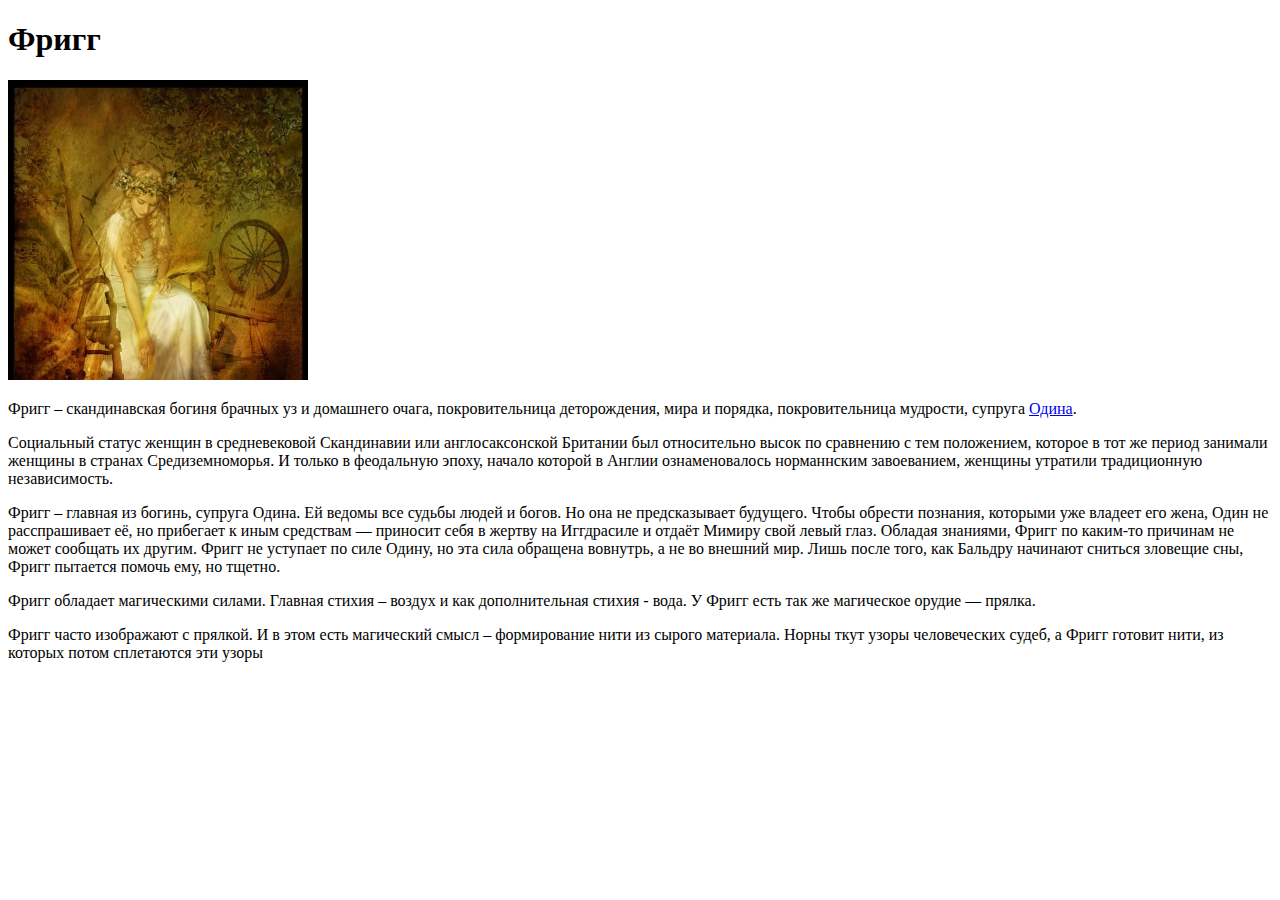
<file: app/src/main/assets/html/frigg/index.html>
<!DOCTYPE html>
<html lang="ru">
<head>
    <meta charset="UTF-8">
    <meta name="viewport" content="width=device-width, initial-scale=1.0">
    <title>Document</title>
</head>
<body>
<h1>Фригг</h1>
<img src="./Frigg)).jpg">
<p> Фригг – скандинавская богиня брачных уз и домашнего очага, покровительница деторождения, мира и порядка, покровительница мудрости, супруга <a href="file:///android_asset/html/odin/index.html">Одина</a>.</p>
<p> Социальный статус женщин в средневековой Скандинавии или англосаксонской Британии был относительно высок по сравнению с тем положением, которое в тот же период занимали женщины в странах Средиземноморья. И только в феодальную эпоху, начало которой в Англии ознаменовалось норманнским завоеванием, женщины утратили традиционную независимость.</p>
<p>Фригг – главная из богинь, супруга Одина. Ей ведомы все судьбы людей и богов. Но она не предсказывает будущего. Чтобы обрести познания, которыми уже владеет его жена, Один не расспрашивает её, но прибегает к иным средствам — приносит себя в жертву на Иггдрасиле и отдаёт Мимиру свой левый глаз. Обладая знаниями, Фригг по каким-то причинам не может сообщать их другим. Фригг не уступает по силе Одину, но эта сила обращена вовнутрь, а не во внешний мир. Лишь после того, как Бальдру начинают сниться зловещие сны, Фригг пытается помочь ему, но тщетно. </p>
<p>Фригг обладает магическими силами. Главная стихия – воздух и как дополнительная стихия - вода. У Фригг есть так же магическое орудие — прялка.</p>
<p>Фригг часто изображают с прялкой. И в этом есть магический смысл – формирование нити из сырого материала. Норны ткут узоры человеческих судеб, а Фригг готовит нити, из которых потом сплетаются эти узоры</p>
</body>
</html>
</file>
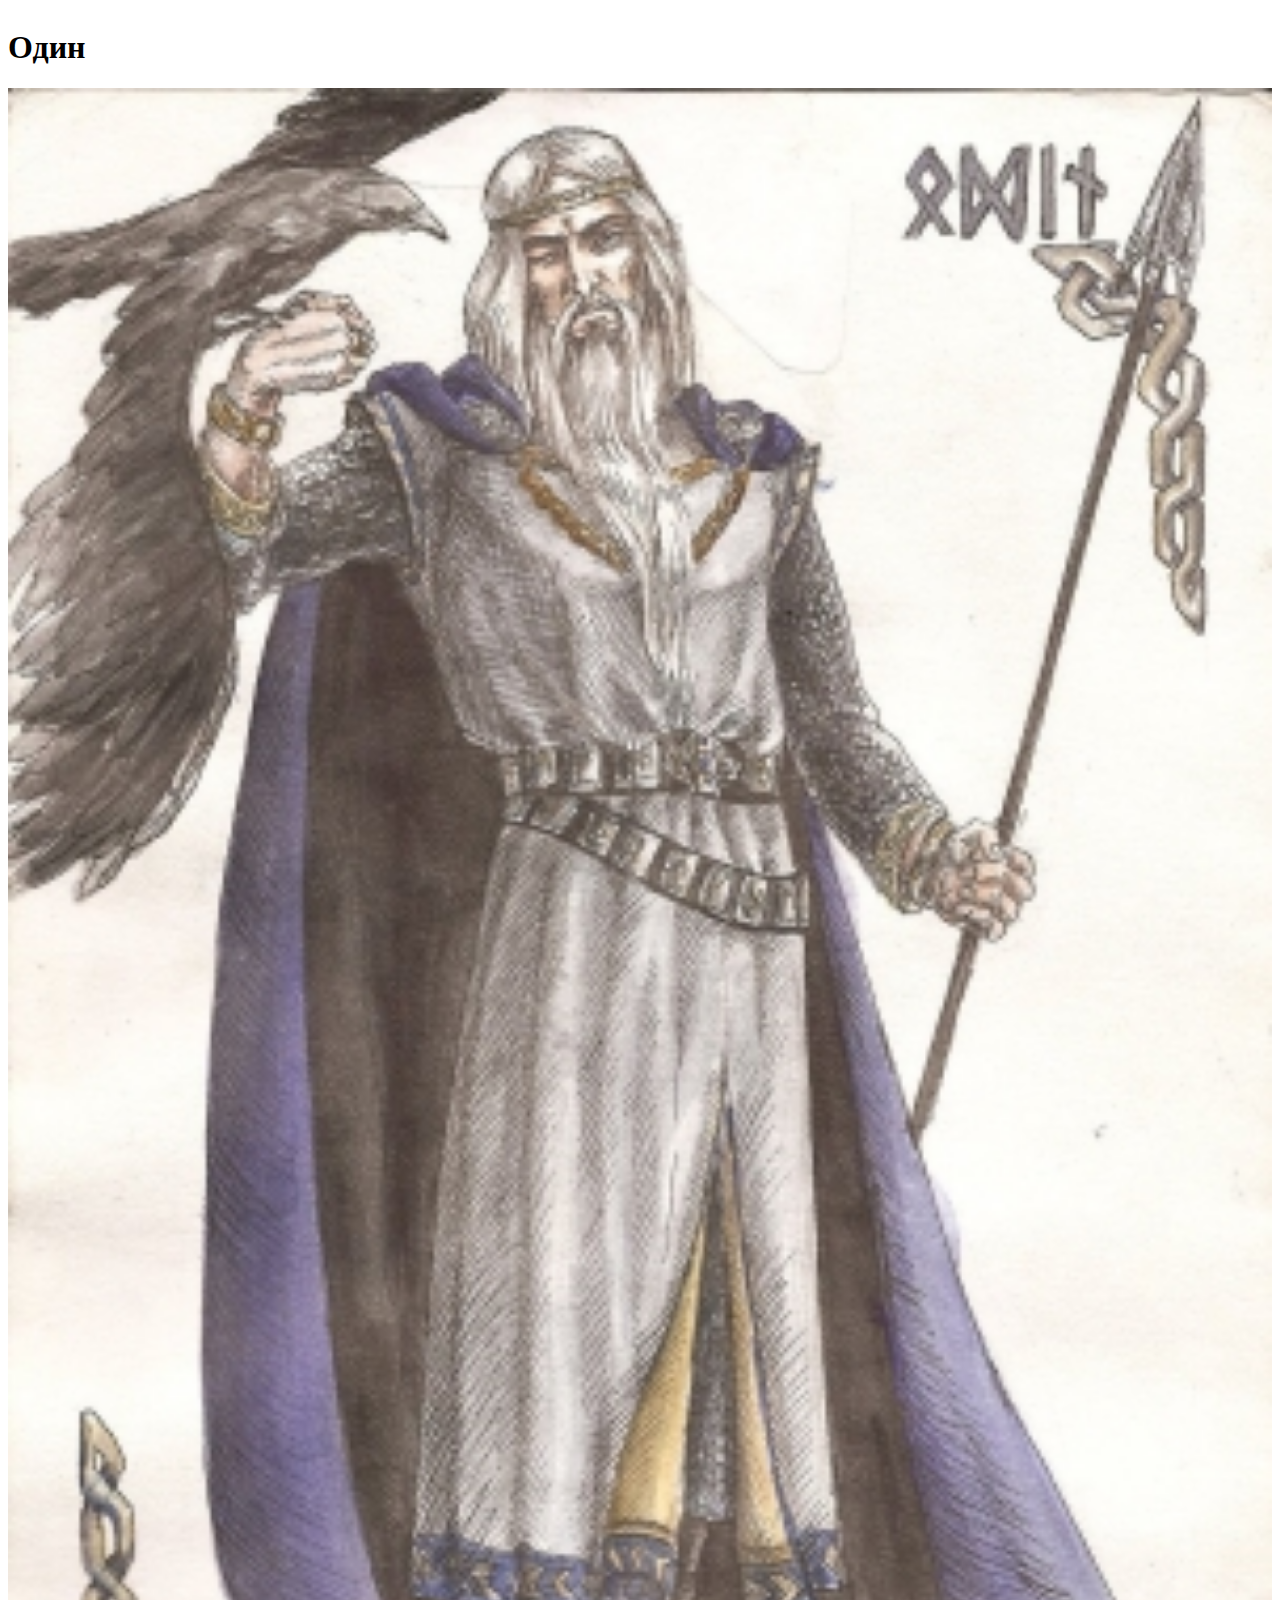
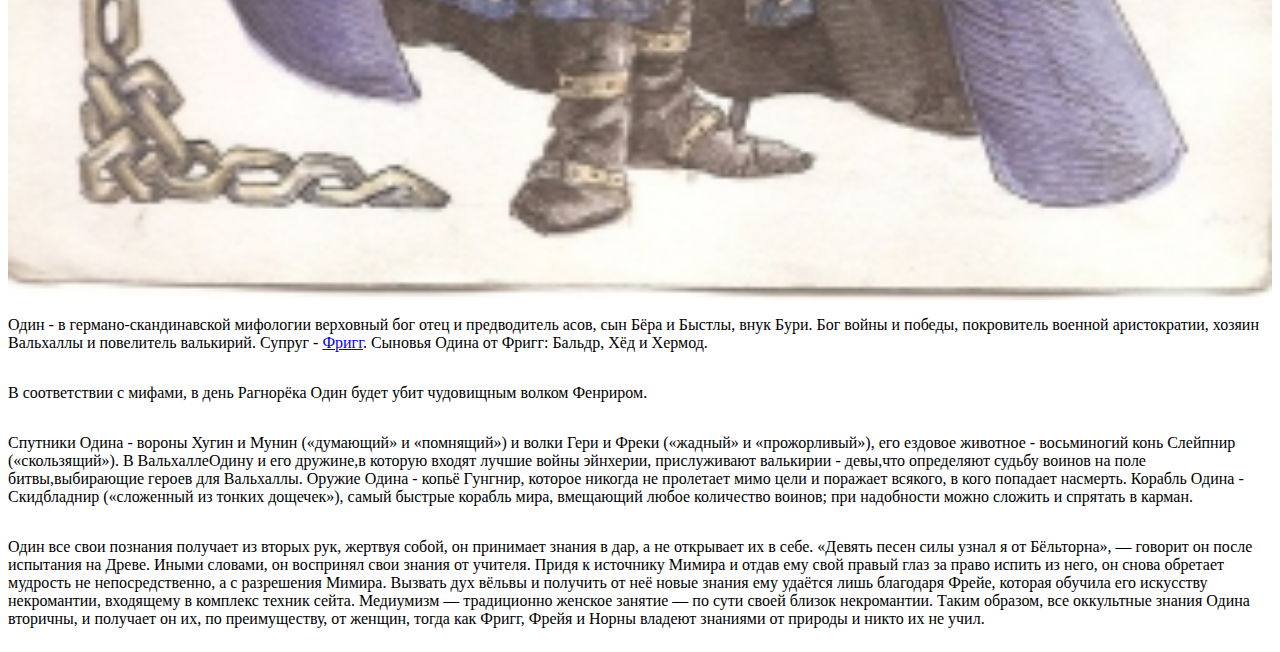
<file: app/src/main/assets/html/odin/index.html>
<!DOCTYPE html>
<html lang="en">
<head>
    <meta charset="UTF-8">
    <meta name="viewport" content="width=device-width, initial-scale=1.0">
    <title>Document</title>
    <link rel="stylesheet" href="../style.css">
</head>
<body>
<h1>Один</h1>
<img src="./Odin))))1.jpg">
<p>Один - в германо-скандинавской мифологии верховный бог отец и предводитель асов, сын Бёра и Быстлы, внук Бури. Бог войны и победы, покровитель военной аристократии, хозяин Вальхаллы и повелитель валькирий. Супруг - <a href="file:///android_asset/html/frigg/index.html">Фригг</a>. Сыновья Одина от Фригг: Бальдр, Хёд и Хермод.</p>
<p>В соответствии с мифами, в день Рагнорёка Один будет убит чудовищным волком Фенриром.</p>
<p>Спутники Одина - вороны Хугин и Мунин («думающий» и «помнящий») и волки Гери и Фреки («жадный» и «прожорливый»), его ездовое животное - восьминогий конь Слейпнир («скользящий»). В ВальхаллеОдину и его дружине,в которую входят лучшие войны эйнхерии, прислуживают валькирии - девы,что определяют судьбу воинов на поле битвы,выбирающие героев для Вальхаллы. Оружие Одина - копьё Гунгнир, которое никогда не пролетает мимо цели и поражает всякого, в кого попадает насмерть. Корабль Одина - Скидбладнир («сложенный из тонких дощечек»), самый быстрые корабль мира, вмещающий любое количество воинов; при надобности можно сложить и спрятать в карман.</p>
<p>Один все свои познания получает из вторых рук, жертвуя собой, он принимает знания в дар, а не открывает их в себе. «Девять песен силы узнал я от Бёльторна», — говорит он после испытания на Древе. Иными словами, он воспринял свои знания от учителя. Придя к источнику Мимира и отдав ему свой правый глаз за право испить из него, он снова обретает
    мудрость не непосредственно, а с разрешения Мимира. Вызвать дух вёльвы и получить от неё новые знания ему удаётся лишь благодаря Фрейе, которая обучила его искусству некромантии, входящему в комплекс техник сейта. Медиумизм — традиционно женское занятие — по сути своей близок некромантии. Таким образом, все оккультные знания Одина вторичны, и получает он их, по преимуществу, от женщин, тогда как Фригг, Фрейя и Норны владеют знаниями от природы и никто их не учил.</p>
</body>
</html>
</file>
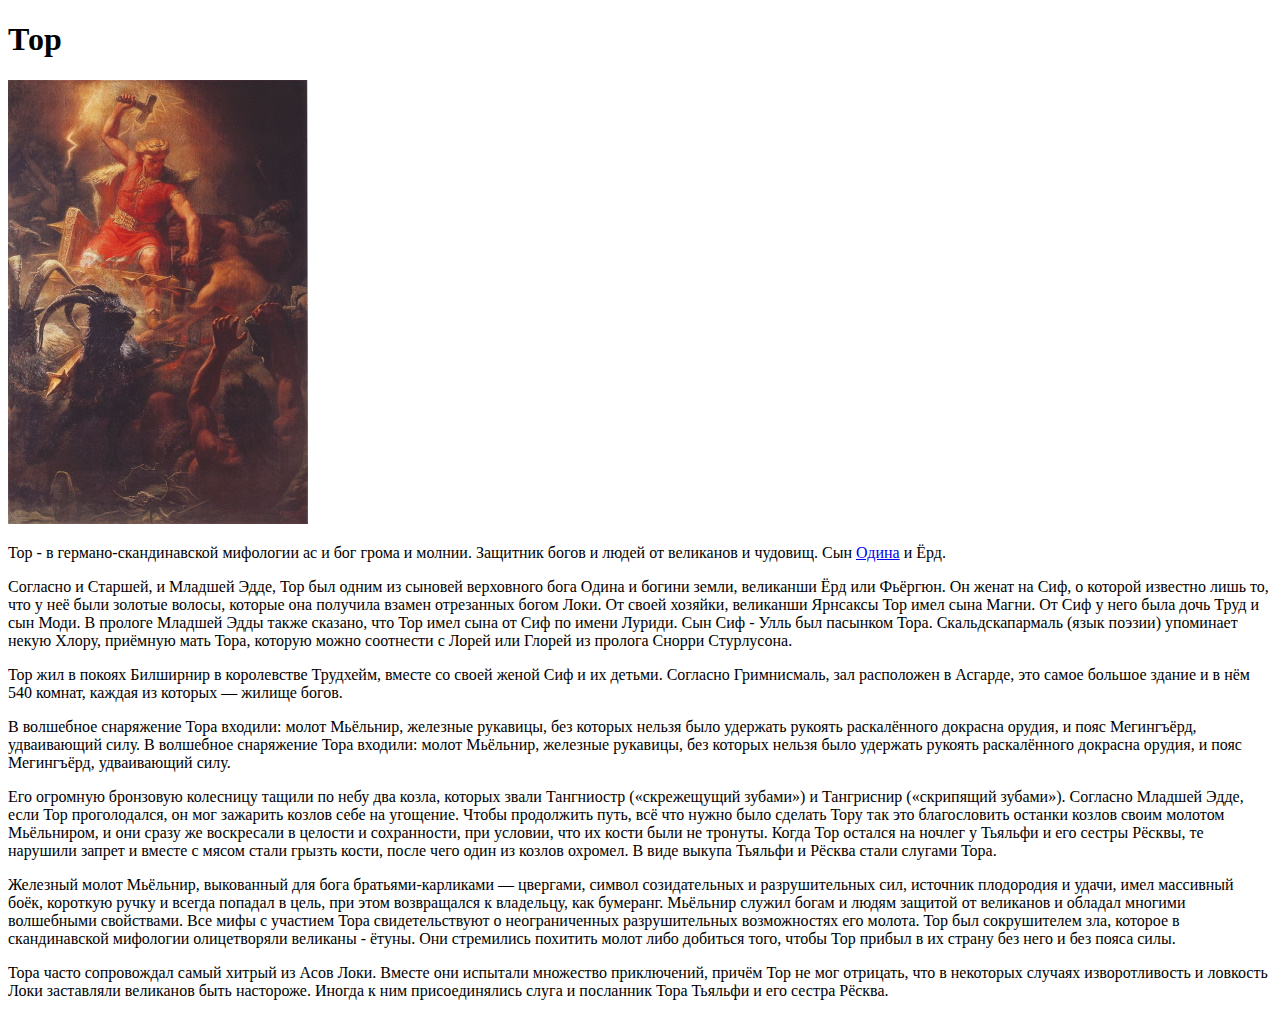
<file: app/src/main/assets/html/tor/index.html>
<!DOCTYPE html>
<html lang="en">
<head>
    <meta charset="UTF-8">
    <meta name="viewport" content="width=device-width, initial-scale=1.0">
    <title>Document</title>
</head>
<body>
<h1>Тор</h1>
<img src="./Top.jpg">
<p>Тор - в германо-скандинавской мифологии ас и бог грома и молнии. Защитник богов и людей от великанов и чудовищ. Сын <a href="file:///android_asset/html/odin/index.html">Одина</a> и Ёрд.</p>
<p>Согласно и Старшей, и Младшей Эдде, Тор был одним из сыновей верховного бога Одина и богини земли, великанши Ёрд или Фьёргюн. Он женат на Сиф, о которой известно лишь то, что у неё были золотые волосы, которые она получила взамен отрезанных богом Локи. От своей хозяйки, великанши Ярнсаксы Тор имел сына Магни. От Сиф у него была дочь Труд и сын Моди. В прологе Младшей Эдды также сказано, что Тор имел сына от Сиф по имени Луриди. Сын Сиф - Улль был пасынком Тора. Скальдскапармаль (язык поэзии) упоминает некую Хлору, приёмную мать Тора, которую можно соотнести с Лорей или Глорей из пролога Снорри Стурлусона.</p>
<p>Тор жил в покоях Билширнир в королевстве Трудхейм, вместе со своей женой Сиф и их детьми. Согласно Гримнисмаль, зал расположен в Асгарде, это самое большое здание и в нём 540 комнат, каждая из которых — жилище богов.</p>
<p>В волшебное снаряжение Тора входили: молот Мьёльнир, железные рукавицы, без которых нельзя было удержать рукоять раскалённого докрасна орудия, и пояс Мегингъёрд, удваивающий силу. В волшебное снаряжение Тора входили: молот Мьёльнир, железные рукавицы, без которых нельзя было удержать рукоять раскалённого докрасна орудия, и пояс Мегингъёрд, удваивающий силу.</p>
<p>Его огромную бронзовую колесницу тащили по небу два козла, которых звали Тангниостр («скрежещущий зубами») и Тангриснир («скрипящий зубами»). Согласно Младшей Эдде, если Тор проголодался, он мог зажарить козлов себе на угощение. Чтобы продолжить путь, всё что нужно было сделать Тору так это благословить останки козлов своим молотом Мьёльниром, и они сразу же воскресали в целости и сохранности, при условии, что их кости были не тронуты. Когда Тор остался на ночлег у Тьяльфи и его сестры Рёсквы, те нарушили запрет и вместе с мясом стали грызть кости, после чего один из козлов охромел. В виде выкупа Тьяльфи и Рёсква стали слугами Тора.</p>
<p> Железный молот Мьёльнир, выкованный для бога братьями-карликами — цвергами, символ созидательных и разрушительных сил, источник плодородия и удачи, имел массивный боёк, короткую ручку и всегда попадал в цель, при этом возвращался к владельцу, как бумеранг. Мьёльнир служил богам и людям защитой от великанов и обладал многими волшебными свойствами. Все мифы с участием Тора свидетельствуют о неограниченных разрушительных возможностях его молота. Тор был сокрушителем зла, которое в скандинавской мифологии олицетворяли великаны - ётуны. Они стремились похитить молот либо добиться того, чтобы Тор прибыл в их страну без него и без пояса силы.</p>
<p>Тора часто сопровождал самый хитрый из Асов Локи. Вместе они испытали множество приключений, причём Тор не мог отрицать, что в некоторых случаях изворотливость и ловкость Локи заставляли великанов быть настороже. Иногда к ним присоединялись слуга и посланник Тора Тьяльфи и его сестра Рёсква.</p>
</body>
</html>
</file>
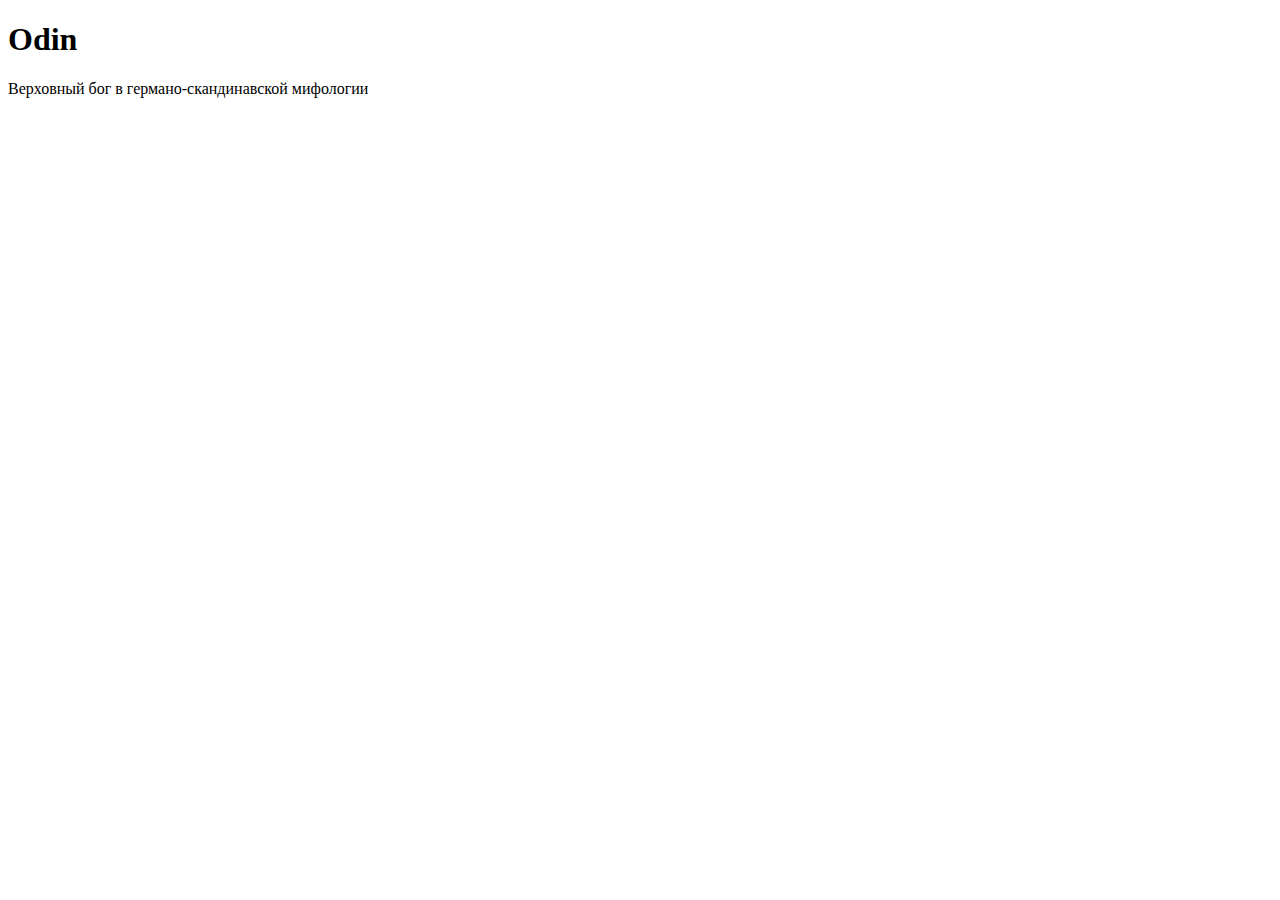
<file: app/src/main/assets/html/odin.html>
<!DOCTYPE html>
<html lang="en">
<head>
    <meta charset="UTF-8">
    <meta name="viewport" content="width=device-width, initial-scale=1.0">
    <title>Document</title>
</head>
<body>
<h1>Odin</h1>
<p>Верховный бог в германо-скандинавской мифологии</p>
</body>
</html>
</file>
<file: app/src/main/assets/html/style.css>
body {
    display: flex;
    flex-direction: column;
}

img {
    width: 100%;
    height: auto;
}
</file>
